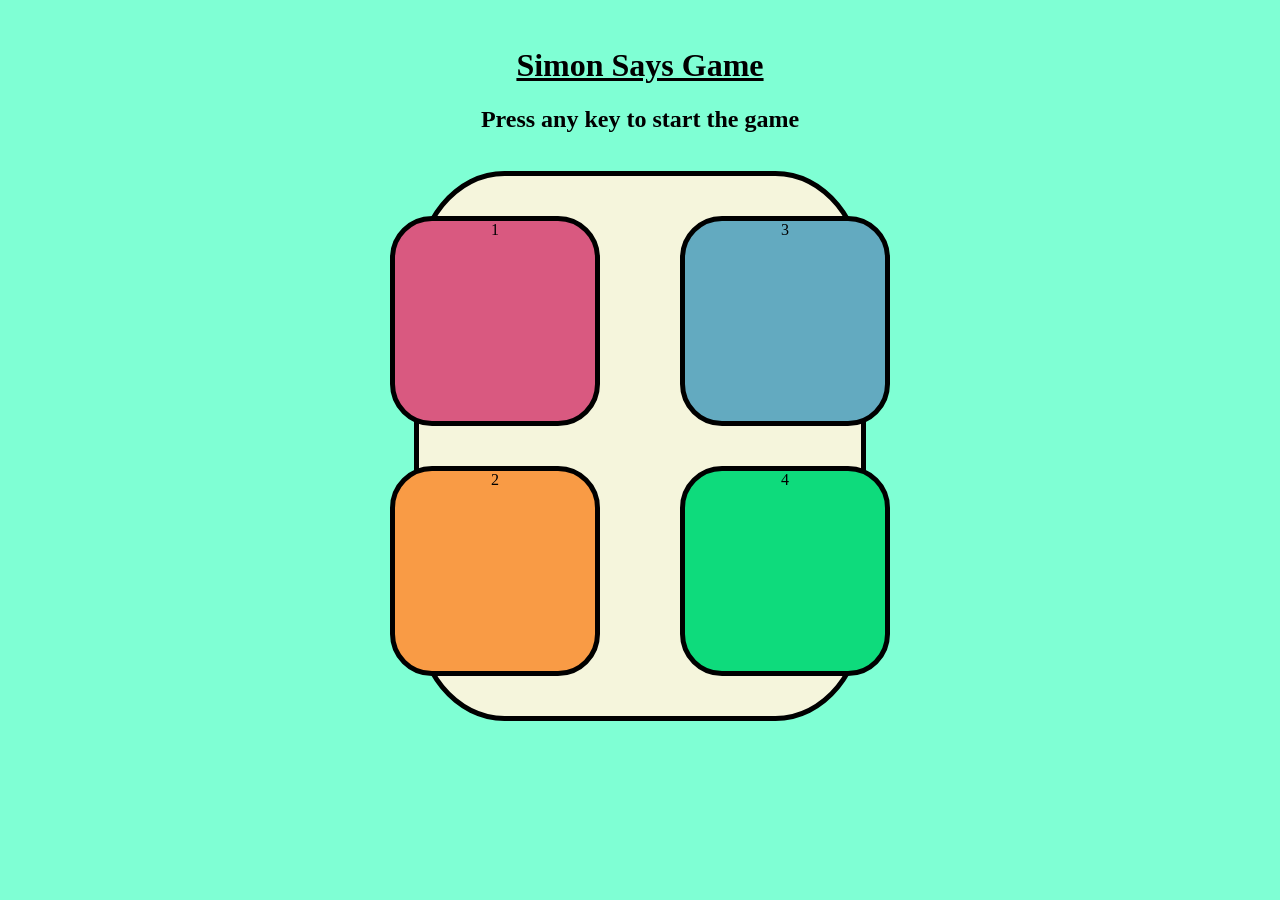
<file: simon game/index.html>
<!DOCTYPE html>
<html lang="en">
  <head>
    <meta charset="UTF-8" />
    <meta name="viewport" content="width=device-width, initial-scale=1.0" />
    <title>Simon Says Game</title>
    <link rel="stylesheet" href="style.css" />
  </head>
  <body>
    <br>
    <h1><u>Simon Says Game</u></h1>
    <h2>Press any key to start the game</h2><br>
    
    <div class="outer"><div class="btn-container">
      <div class="line-one">
        <div class="btn red" type="button" id="red">1</div>
        <div class="btn yellow" type="button" id="yellow">2</div>
      </div>
      <div class="line-two">
        <div class="btn green" type="button" id="green">3</div>
        <div class="btn purple" type="button" id="purple">4</div>
      </div>
    </div></div>

    <script src="app.js"></script>
  </body>
</html>
</file>
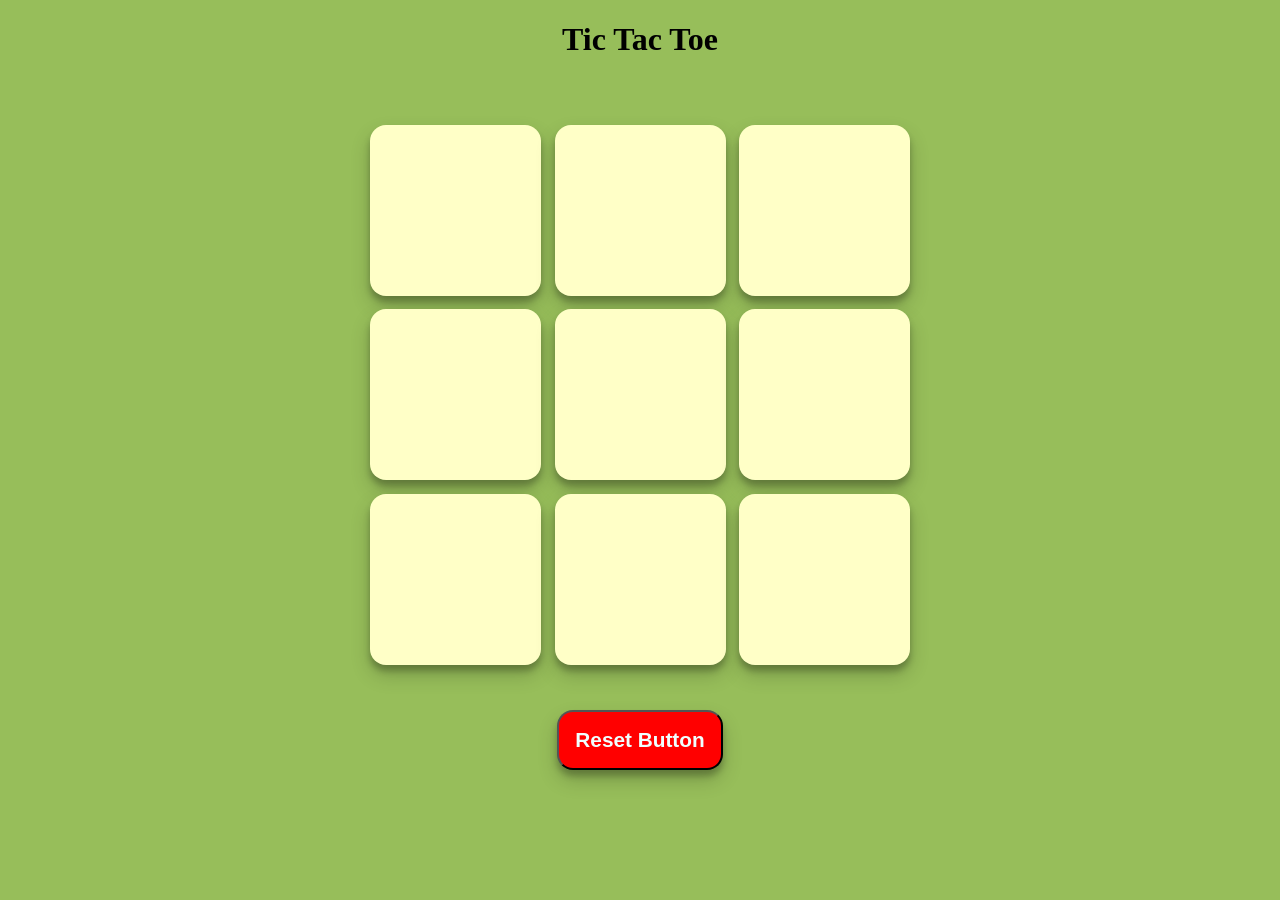
<file: tic tac toe game/index.html>
<!DOCTYPE html>
<html lang="en">
  <head>
    <meta charset="UTF-8" />
    <link rel="stylesheet" href="style.css" />
    <link rel="icon" href="istockphoto-1365567894-612x612.jpg" />
    <meta name="viewport" content="width=device-width, initial-scale=1.0" />
    <title>tic tac toe</title>
  </head>
  <body>
    <h1>Tic Tac Toe</h1>
    
    <div class="container">
      <div class="game">
        <button class="box 1"></button>
        <button class="box 2"></button>
        <button class="box 3"></button>
        <button class="box 4"></button>
        <button class="box 5"></button>
        <button class="box 6"></button>
        <button class="box 7"></button>
        <button class="box 8"></button>
        <button class="box 9"></button>
      </div>
      
    </div>
    <button class="reset"><b>Reset Button</b></button>
    <script src="func.js"></script>
  </body>
</html>
</file>
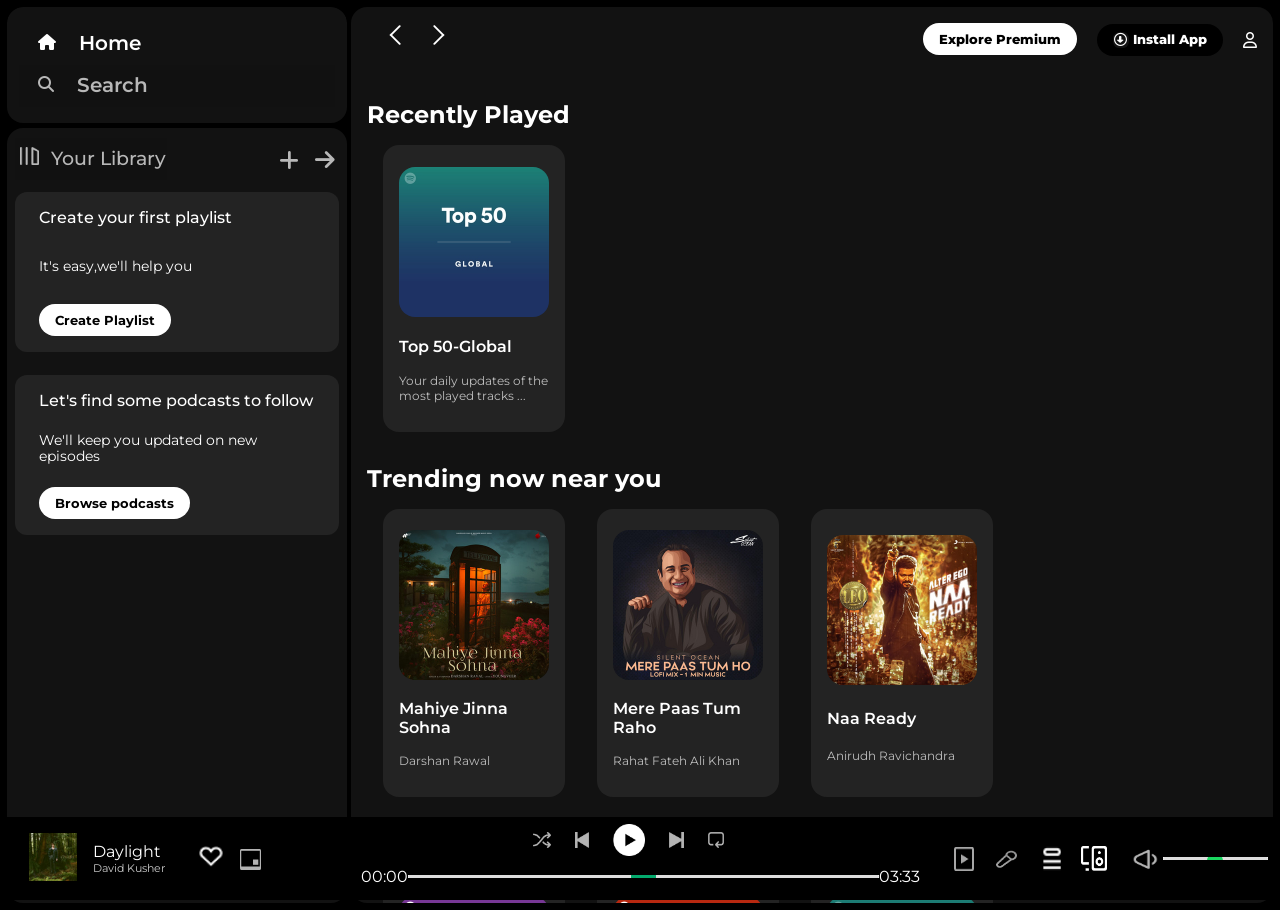
<file: Spotify webpage clone/spotifyClone.html>
<!DOCTYPE html>
<html lang="en">
  <head>
    <meta charset="UTF-8" />
    <meta name="viewport" content="width=device-width, initial-scale=1.0" />
    <title>Spotify - Web Player: Music for everyone</title>
    <link rel="icon" href="logo.png" />
    <link rel="stylesheet" href="spotify.css" />
    <link
      rel="stylesheet"
      href="https://cdnjs.cloudflare.com/ajax/libs/font-awesome/6.4.2/css/all.min.css"
      integrity="sha512-z3gLpd7yknf1YoNbCzqRKc4qyor8gaKU1qmn+CShxbuBusANI9QpRohGBreCFkKxLhei6S9CQXFEbbKuqLg0DA=="
      crossorigin="anonymous"
      referrerpolicy="no-referrer"
    />
    <link rel="preconnect" href="https://fonts.googleapis.com" />
    <link rel="preconnect" href="https://fonts.gstatic.com" crossorigin />
    <link
      href="https://fonts.googleapis.com/css2?family=Montserrat:ital,wght@0,300;0,400;0,500;0,600;1,400;1,500&family=Poppins&display=swap"
      rel="stylesheet"
    />
    <style>
      ::-webkit-scrollbar {
        width: 10px;
      }

      /* Track */
      ::-webkit-scrollbar-track {
        background: transparent;
        border-radius: 10px;
      }

      /* Handle */
      ::-webkit-scrollbar-thumb {
        background: grey;
        border-radius: 1rem;
      }
    </style>
  </head>
  <body>
    <div class="main">
      <div class="sidebar">
        <div class="nav">
          <div class="nav-option" style="opacity: 1">
            <i class="fa-solid fa-house"></i>
            <a href="#">Home</a>
          </div>
          <div class="nav-option">
            <i class="fa-solid fa-magnifying-glass"></i>
            <a href="#">Search</a>
          </div>
        </div>
        <div class="library">
          <div class="options">
            <div class="lib-option nav-option">
              <img src="library_icon.png" />
              <a href="#"> Your Library</a>
            </div>
            <div class="icons">
              <i class="fa-solid fa-plus"></i>
              <i class="fa-solid fa-arrow-right"></i>
            </div>
          </div>
          <div class="lib-box">
            <div class="box1">
              <p class="box-p1">Create your first playlist</p>
              <p class="box-p2">It's easy,we'll help you</p>
              <button class="badge">Create Playlist</button>
            </div>
            <div class="box1">
              <p class="box-p1">Let's find some podcasts to follow</p>
              <p class="box-p2">We'll keep you updated on new episodes</p>
              <button class="badge">Browse podcasts</button>
            </div>
          </div>
        </div>
      </div>
      <div class="mainbox">
        <div class="sticky-nav">
          <div class="sticky-nav-icons">
            <img src="backward_icon.png" />
            <img src="forward_icon.png" class="hide" />
          </div>
          <div class="sticky-nav-options">
            <button class="badge nav-item hide">Explore Premium</button>
            <button class="badge nav-item dark-badge">
              <i class="fa-regular fa-circle-down nav-item"></i>
              Install App
            </button>
            <i class="fa-regular fa-user"></i>
          </div>
        </div>

        <h2>Recently Played</h2>
        <div class="cards-container">
          <div class="card">
            <img src="card1img.jpeg" class="card-img" />
            <p class="card-title">Top 50-Global</p>
            <p class="card-info">
              Your daily updates of the most played tracks ...
            </p>
          </div>
        </div>

        <h2>Trending now near you</h2>
        <div class="cards-container">
          <div class="card">
            <img src="card2img.jpeg" class="card-img" />
            <p class="card-title">Mahiye Jinna Sohna</p>
            <p class="card-info">Darshan Rawal</p>
          </div>
          <div class="card">
            <img src="card3img.jpeg" class="card-img" />
            <p class="card-title">Mere Paas Tum Raho</p>
            <p class="card-info">Rahat Fateh Ali Khan</p>
          </div>
          <div class="card">
            <img src="card4img.jpeg" class="card-img" />
            <p class="card-title">Naa Ready</p>
            <p class="card-info">Anirudh Ravichandra</p>
          </div>
        </div>
        <h2>Featured Charts</h2>
        <div class="cards-container">
          <div class="card">
            <img src="card5img.jpeg" class="card-img" />
            <p class="card-title">Top Songs Global</p>
            <p class="card-info">
              Your daily updates of the most played tracks ...
            </p>
          </div>
          <div class="card">
            <img src="card6img.jpeg" class="card-img" />
            <p class="card-title">Top songs India</p>
            <p class="card-info">
              Your daily updates of the most played tracks ...
            </p>
          </div>
          <div class="card">
            <img src="card1img.jpeg" class="card-img" />
            <p class="card-title">Top 50-Global</p>
            <p class="card-info">
              Your daily updates of the most played tracks ...
            </p>
          </div>
        </div>
        <div class="footer">
          <div class="line"></div>
        </div>
      </div>

      <div class="player">
        <div class="album player-div">
          <div class="photo">
            <img src="album_picture.jpeg" />
          </div>
          <div class="para">
            <p class="song">Daylight</p>
            <p class="artist">David Kusher</p>
          </div>
          <div>
            <img src="album_icon1.png" class="heart album-icon" />
            <img src="album_icon2.png" class="window album-icon" />
          </div>
        </div>
        <div class="player-m player-div">
          <div class="player-control">
            <img src="player_icon1.png" class="player-control-icon" />
            <img src="player_icon2.png" class="player-control-icon" />
            <img
              src="player_icon3.png"
              class="player-control-icon pause"
              style="opacity: 1"
            />
            <img src="player_icon4.png" class="player-control-icon" />
            <img src="player_icon5.png" class="player-control-icon" />
          </div>
          <div class="playback">
            <span class="current-time">00:00</span>
            <input type="range" min="0" max="100" class="progress-bar" />
            <span class="current-time">03:33</span>
          </div>
        </div>
        <div class="controls player-div">
          <img src="controls_icon1.png" class="controls-img img1" />
          <img src="controls_icon2.png" class="controls-img img2" />
          <img src="controls_icon3.png" class="controls-img img3" />
          <img src="controls_icon4.png" class="controls-img img4" />
          <img
            src="controls_icon5.png"
            class="controls-img img5"
            style="margin-right: 0"
          />
          <input type="range" min="0" max="100" class="volume-bar" />
        </div>
      </div>
    </div>
  </body>
</html>
</file>
<file: simon game/style.css>
body {
  text-align: center;
  background-color: aquamarine;
  justify-content: space-evenly ;
}
.outer{
  display: flex;
  justify-content: center;
  background-color:coral;
  background-color: transparent;
}

.btn {
  height: 200px;
  width: 200px;
  border-radius: 20%;
  border: 5px solid black;
  margin: 2.5rem;
}

.btn-container {
  /* margin-left: 32.5%; */
  background-color:beige;
  border: 5px solid black;
  display: flex;
  width: 35%;
  border-radius: 20%;
  justify-content: center; 
}

.yellow {
  background-color: #f99b45;
}

.red {
  background-color: #d95980;
}

.purple {
  background-color: #0edb7c;
}

.green {
  background-color: #63aac0;
}

.flash {
  background-color: white;
}

.userflash {
  background-color: rgb(231, 235, 22);
}
</file>
<file: tic tac toe game/style.css>
body{
    background-color: #97BE5A;
    text-align: center; 
}

.container{
    height: 70vh;
    display: flex;
    justify-content: center;
    align-items: center;
    
}

.game{
    height: 60vmin;
    width: 60vmin;
    display: flex;
    flex-wrap: wrap;
    justify-content: center;
    align-items: center;
    gap:1.5vmin;
   
}

.box{
    height: 19vmin;
    width:19vmin;
    box-shadow: rgba(0, 0, 0, 0.19) 0px 10px 20px, rgba(0, 0, 0, 0.23) 0px 6px 6px;
    border-radius: 1rem;
    background-color: #ffffc7;
    font-size:3rem ;
    color: #b0413e;
    border: none;
}

.reset{
    padding: 1rem;
    box-shadow: rgba(0, 0, 0, 0.19) 0px 10px 20px, rgba(0, 0, 0, 0.23) 0px 6px 6px;
    font-size: 1.3rem;
    background-color: #FF0000;
    color: azure;
    border-radius: 1rem;
}
</file>
<file: Spotify webpage clone/spotify.css>
* {
    color: white;
    margin: 0;
    overflow: hidden;
    font-family: 'Montserrat', sans-serif;

}

.main {
    display: flex;
    background-color: black;
    height: 100vh;
    padding: 5px;

}

.sidebar {

    margin: 2px;
    background: black;
    width: 340px;
    border-radius: 1rem;
}

.mainbox {
    margin: 2px 2px 2px 2px;
    background-color: #121212;
    flex: 1;
    padding: 0 1rem 1rem 1rem;
    width: 100%;
    border-radius: 1rem;
    overflow: hidden;
}

.mainbox:hover {
    overflow: scroll;
}

.player {
    margin: 2px 2px 0 2px;
    position: fixed;
    bottom: 0;
    width: 98.9%;
    height: 70px;
    background-color: black;
}

.nav {
    background-color: #121212;
    border-radius: 1rem;
    display: flex;
    flex-direction: column;
    justify-content: center;
    height: 100px;
    padding: 0.5rem 0.75rem;
}

.nav-option {
    line-height: 2.5rem;
    opacity: 0.7;
    background-color: #121212;
}

.nav-option:hover {
    opacity: 1;
}

i {
    background-color: #121212;
}

.nav-option i {
    background-color: #121212;
    font-size: 1rem;
    margin-left: 1.2rem;
}

.nav-option a {
    font-size: 1.25rem;
    margin-left: 1.2rem;
    font-weight: 600;
}

a {
    text-decoration: none;
    background-color: #121212;
}

.library {
    padding-top: 0.6rem;
    padding-left: 0.5rem;
    padding-right: 0.5rem;
    margin-top: 5px;
    border-radius: 1rem;
    height: 100%;
    background-color: #121212;
}

.options {
    background-color: #121212;
    display: flex;
    justify-content: space-between;
    align-items: center;
}

.library .options .icons i {
    padding-left: 8px;
    padding-right: 4px;
    padding-top: 8px;
    opacity: 0.7;
    font-size: 1.4rem;
    background-color: #121212;
}

.lib-option img {
    margin-left: 5px;
    height: 1.1rem;
    width: 1.2rem;
}

.lib-option a {

    font-weight: 500;
    margin-left: 8px;
    font-size: 1.2rem;
}

.library .options .icons i:hover {
    opacity: 1;
}

.box1 {
    border-radius: 0.75rem;
    margin: 0.8rem 0rem 1.4rem 0rem;
    /* top right btm left */
    padding: 1rem 1.5rem;
    height: 8rem;
    background-color: #232323;
    display: flex;
    flex-direction: column;
    justify-content: space-between;

}

.box-p1 {
    font-size: 1rem;
    font-weight: 500;
}

.box-p2 {
    font-size: 0.85rem;

}

.badge {
    background-color: white;
    color: black;
    border: none;
    font-weight: 700;
    height: 2rem;
    border-radius: 1rem;
    padding: 0.25rem 1rem;
    width: fit-content;

}

.dark-badge {
    background-color: black;
    color: white;
    text-align: center;
}

.sticky-nav {
    vertical-align: middle;
    padding-top: 1rem;
    height: 3rem;
    margin-bottom: 1.8rem;
    position: sticky;
    top: 0;
    background-color: #121212;
    display: flex;
    flex-direction: row;
    justify-content: space-between;
}

.badge i {
    border-radius: 0.4rem;
    font-size: 0.8rem;
    padding: 0.1rem 0.1rem 0.1rem 0.1rem;
}

.sticky-nav-icons img {
    padding-left: 1rem;

}

.sticky-nav-options button {
    font-weight: 800;
    padding: 0.25rem 1rem;
}

.sticky-nav-options i {
    vertical-align: middle;
}

.dark-badge i {
    font-size: 0.8rem;
    margin-right: 0;
    vertical-align: middle;
}

.nav-item {
    margin-right: 1rem;
}

@media (max-width:1000px) {
    .hide {
        display: none;
    }
}

.cards-container {
    display: flex;
    flex-wrap: wrap;
}

.card-img {
    width: 100%;
    margin-bottom: 0.2rem;
    border-radius: 1rem;
}

.card {
    display: flex;
    flex-direction: column;
    justify-content: space-evenly;
    padding: 0.3rem 1rem 0.8rem 1rem;
    margin: 1rem;
    width: 150px;
    margin-bottom: 2rem;
    height: 270px;
    border-radius: 1rem;
    background-color: #232323;
}

.card:hover {
    background-color: #303030;
}

.card-title {
    font-weight: 600;
}

.card-info {
    font-size: 0.75rem;
    opacity: 0.7;
}

.footer {
    height: 250px;
    display: flex;
    align-items: center;
    justify-content: center;
}

.line {
    width: 90%;
    height: 30%;
    border-top: 1px solid white;
    opacity: 0.4;

}

.player {
    margin-right: 12rem;
    padding: 0.4rem;
    display: flex;
    flex-direction: row;
    justify-content: flex-start;
}

.player-div {


    background-color: black;
    color: white;
}


.player-m {
    width: 50%;
}

.player-control {
    display: flex;
    justify-content: center;
    align-items: center;

    margin-bottom: 0.7rem;
}

.player-control-icon {
    opacity: 0.7;
    height: 1rem;
    margin-right: 1.5rem;

}

.player-control-icon:hover {
    opacity: 1;
}

.playback {
    display: flex;
    margin: 0;

    justify-content: center;
    align-items: center;
}

.progress-bar {
    width: 75%;
    appearance: none;
    cursor: pointer;

}

.progress-bar::-webkit-slider-runnable-track {
    background-color: #ddd;
    border-radius: 100px;
    height: 0.2rem;
}

.progress-bar::-webkit-slider-thumb {
    -webkit-appearance: none;
    /* Override default look */
    appearance: none;
    width: 25px;
    /* Set a specific slider handle width */
    height: 25px;
    /* Slider handle height */
    background: #04AA6D;
    /* Green background */
    cursor: pointer;
    /* Cursor on hover */
}

.pause {
    vertical-align: middle;
    height: 2rem;
    width: 2rem;
}

.album {
    width: 25%;
    background-color: black;
    display: flex;
    justify-content: flex-start;
    align-items: center;
}

.photo img {
    margin-left: 1rem;
    margin-right: 1rem;
    height: 3rem;
    width: 3rem;
}

.heart {
    height: 1.7rem;
    width: 1.7rem;
}

.heart:hover {
    height: 1.8rem;
    width: 1.8rem;
}

.window {
    height: 1.3rem;
    width: 1.3rem;
}

.window:hover {
    height: 1.4rem;
    width: 1.4rem;
}

.artist {
    font-size: 0.7rem;
    opacity: 0.8;
}

.album-icon {
    margin-right: 0.7rem;
}

.para {
    margin-right: 2rem;
}

.controls {
    width: 25%;
    background-color: black;
    color: white;
    display: flex;
    justify-content: flex-end;
    align-items: center;
    margin-right: 0.7rem;
}

.controls-img {
    height: 2rem;
    margin-right: 1rem;
}

.volume-bar {

    appearance: none;
    cursor: pointer;

}

.volume-bar::-webkit-slider-runnable-track {
    background-color: #ddd;
    border-radius: 100px;
    height: 0.2rem;
}

.volume-bar::-webkit-slider-thumb {
    appearance: none;
    height: 1rem;
    width: 1rem;
    background-color: #1bd760;
    border-radius: 50%;
    margin-top: -4px;
}

.controls .img2 {
    height: 2.5rem;
    width: 2.5rem;
}

.controls .img1 {
    height: 1.5rem;
    width: 1.5rem;
}

.controls .img3 {
    height: 1.9rem;
    width: 2rem;
}

.controls .img4 {
    height: 1.6rem;
    width: 2rem;
}

.controls .img5 {
    height: 3rem;
    width: 3rem;
}
</file>
